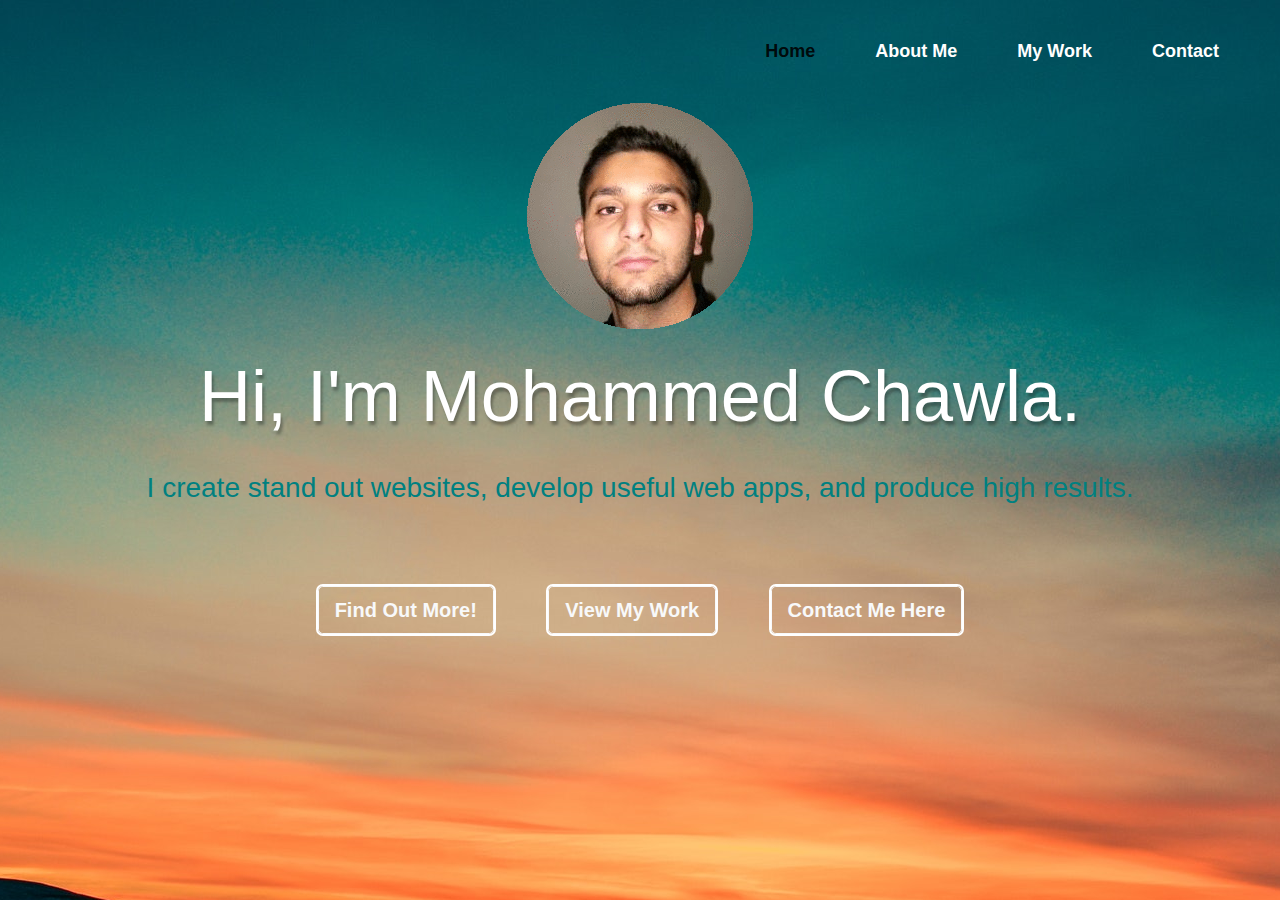
<file: index.html>
<!DOCTYPE html>
<html lang="en">
<head>
    <meta charset="UTF-8">
    <meta name="viewport" content="width=device-width, initial-scale=1.0">
    <meta http-equiv="X-UA-Compatible" content="ie=edge">
    <title>Mohammed's Portfolio</title>
    <!--Bootstrap CSS CDN-->
        <link rel="stylesheet" href="https://maxcdn.bootstrapcdn.com/bootstrap/4.0.0/css/bootstrap.min.css"
        integrity="sha384-Gn5384xqQ1aoWXA+058RXPxPg6fy4IWvTNh0E263XmFcJlSAwiGgFAW/dAiS6JXm" crossorigin="anonymous">
    <!--jQuery CDN-->
    <script
        src="https://code.jquery.com/jquery-3.3.1.min.js"
        integrity="sha256-FgpCb/KJQlLNfOu91ta32o/NMZxltwRo8QtmkMRdAu8="
        crossorigin="anonymous">
    </script>
  <!--Popper.js CDN-->
  <script
        src="https://cdnjs.cloudflare.com/ajax/libs/popper.js/1.12.9/umd/popper.min.js" 
        integrity="sha384-ApNbgh9B+Y1QKtv3Rn7W3mgPxhU9K/ScQsAP7hUibX39j7fakFPskvXusvfa0b4Q" crossorigin="anonymous">
  </script>
  <!--Bootstrap JS CDN-->
  <script 
        src="https://maxcdn.bootstrapcdn.com/bootstrap/4.0.0/js/bootstrap.min.js" 
        integrity="sha384-JZR6Spejh4U02d8jOt6vLEHfe/JQGiRRSQQxSfFWpi1MquVdAyjUar5+76PVCmYl" crossorigin="anonymous">
  </script>
  <!--Font Awesome-->
        <link rel="stylesheet" href="https://use.fontawesome.com/releases/v5.1.0/css/all.css"
        integrity="sha384-lKuwvrZot6UHsBSfcMvOkWwlCMgc0TaWr+30HWe3a4ltaBwTZhyTEggF5tJv8tbt" crossorigin="anonymous">
  <!--CSS Stylesheet-->
        <link href="style.css" rel="stylesheet">
</head>
<body>
<!--navigation-->
<nav class="navbar navbar-expand-md navbar-light bg-light">
<div class="container-fluid">
  <button class="navbar-toggler" type="button" data-toggle="collapse"
  data-target="#navbarResponsive">
    <span class="navbar-toggler-icon"></span>
  </button>
  <div class="collapse navbar-collapse" id="navbarResponsive">
      <ul class="navbar-nav ml-auto">
         <li class="nav-item active">
             <a class="nav-link" href="#">Home</a>
         </li> 
         <li class="nav-item">
             <a class="nav-link" href="./About_Me/aboutme.html">About Me</a>
         </li> 
         <li class="nav-item">
            <a class="nav-link" href="./My_Work/mywork.html">My Work</a>
         </li> 
         <li class="nav-item">
            <a class="nav-link" href="./Contact/contact.html">Contact</a>
         </li>  
      </ul>
  </div>
</div>   
</nav>  

<div class="container">

<img src="images/me_circlecropped.gif">
<br><br>
<h1 class="display-3">Hi, I'm Mohammed Chawla.</h1>
<br>
<h3>I create stand out websites, develop useful web apps, and produce high results.</h3>
    <br><br>

    
    <a class="btn btn-outline-light btn-lg" href="./About_Me/aboutme.html" role="button">Find Out More!</a>
    <a class="btn btn-outline-light btn-lg" href="./My_Work/mywork.html" role="button">View My Work</a>
    <a class="btn btn-outline-light btn-lg" href="./Contact/contact.html" role="button">Contact Me Here</a>
    
</div>    



</body>
</html>
</file>
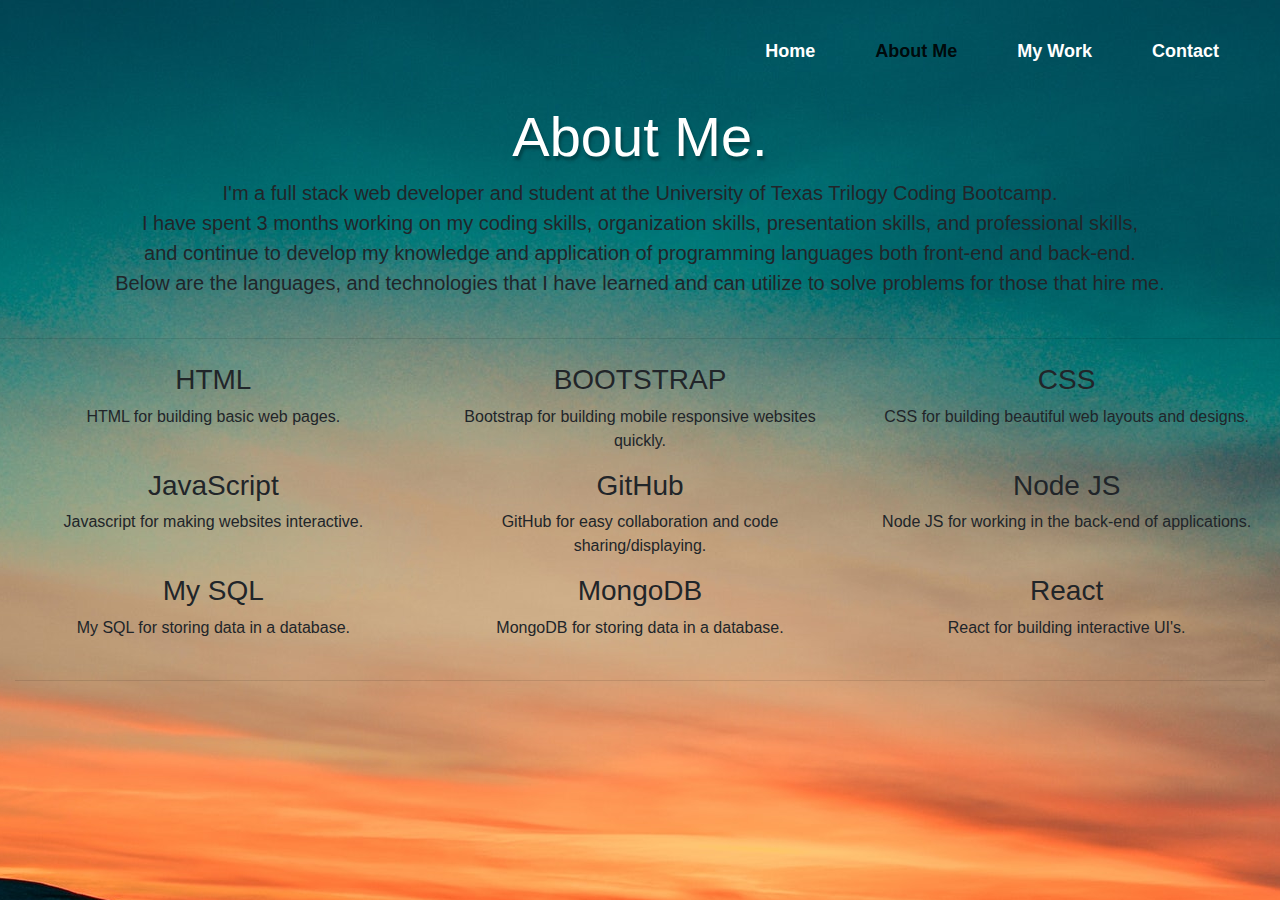
<file: About_Me/aboutme.html>
<!DOCTYPE html>
<html lang="en">
<head>
    <meta charset="UTF-8">
    <meta name="viewport" content="width=device-width, initial-scale=1.0">
    <meta http-equiv="X-UA-Compatible" content="ie=edge">
    <title>Mohammed's Portfolio</title>
    <!--Bootstrap CSS CDN-->
        <link rel="stylesheet" href="https://maxcdn.bootstrapcdn.com/bootstrap/4.0.0/css/bootstrap.min.css"
        integrity="sha384-Gn5384xqQ1aoWXA+058RXPxPg6fy4IWvTNh0E263XmFcJlSAwiGgFAW/dAiS6JXm" crossorigin="anonymous">
    <!--jQuery CDN-->
    <script
        src="https://code.jquery.com/jquery-3.3.1.min.js"
        integrity="sha256-FgpCb/KJQlLNfOu91ta32o/NMZxltwRo8QtmkMRdAu8="
        crossorigin="anonymous">
    </script>
  <!--Popper.js CDN-->
  <script
        src="https://cdnjs.cloudflare.com/ajax/libs/popper.js/1.12.9/umd/popper.min.js" 
        integrity="sha384-ApNbgh9B+Y1QKtv3Rn7W3mgPxhU9K/ScQsAP7hUibX39j7fakFPskvXusvfa0b4Q" crossorigin="anonymous">
  </script>
  <!--Bootstrap JS CDN-->
  <script 
        src="https://maxcdn.bootstrapcdn.com/bootstrap/4.0.0/js/bootstrap.min.js" 
        integrity="sha384-JZR6Spejh4U02d8jOt6vLEHfe/JQGiRRSQQxSfFWpi1MquVdAyjUar5+76PVCmYl" crossorigin="anonymous">
  </script>
  <!--Font Awesome-->
        <link rel="stylesheet" href="https://use.fontawesome.com/releases/v5.1.0/css/all.css"
        integrity="sha384-lKuwvrZot6UHsBSfcMvOkWwlCMgc0TaWr+30HWe3a4ltaBwTZhyTEggF5tJv8tbt" crossorigin="anonymous">
  <!--CSS Stylesheet-->
        <link href="style.css" rel="stylesheet">
</head>
<body>
<!--navigation-->
<nav class="navbar navbar-expand-md navbar-light bg-light">
<div class="container-fluid">
  <button class="navbar-toggler" type="button" data-toggle="collapse"
  data-target="#navbarResponsive">
    <span class="navbar-toggler-icon"></span>
  </button>
  <div class="collapse navbar-collapse" id="navbarResponsive">
      <ul class="navbar-nav ml-auto">
         <li class="nav-item">
             <a class="nav-link" href="../index.html">Home</a>
         </li> 
         <li class="nav-item active">
             <a class="nav-link" href="#">About Me</a>
         </li> 
         <li class="nav-item">
            <a class="nav-link" href="../My_Work/mywork.html">My Work</a>
         </li> 
         <li class="nav-item">
            <a class="nav-link" href="../Contact/contact.html">Contact</a>
         </li>  
      </ul>
  </div>
</div>   
</nav>  

<div class="container-fluid padding">
<div class="row welcome text-center">
    <div class="col-12">
        <h1 class="display-4">About Me.</h1>
    </div>
    <hr>
    <div class="col-12">
        <p class="lead">I'm a full stack web developer and student at the University of Texas Trilogy Coding Bootcamp.
            <br>
             I have spent 3 months working on my coding skills, organization skills, presentation skills, and professional skills,
             <br>
             and continue to develop my knowledge and application of programming languages both front-end and back-end.
             <br>
             Below are the languages, and technologies that I have learned and can utilize to solve problems for those that hire me.
        </p>
    </div>
</div>    
</div>    
<hr class="my-4"> 
<div class="container-fluid padding">
<div class="row text-center padding">
    <div class="col-xs-12 col-sm-6 col-md-4">
        <i class="fas fa-code"></i>
        <h3>HTML</h3>
        <p>HTML for building basic web pages.</p>
    </div>
    <div class="col-xs-12 col-sm-6 col-md-4">
            <i class="fas fa-bold"></i>
            <h3>BOOTSTRAP</h3>
            <p>Bootstrap for building mobile responsive websites quickly.</p>
        </div>

        <div class="col-sm-12 col-md-4">
                <i class="fab fa-css3"></i>
                <h3>CSS</h3>
                <p>CSS for building beautiful web layouts and designs.</p>
            </div>

            <div class="col-xs-12 col-sm-6 col-md-4">
                    <i class="fab fa-js"></i>
                    <h3>JavaScript</h3>
                    <p>Javascript for making websites interactive.</p>
                </div>  
                
                <div class="col-xs-12 col-sm-6 col-md-4">
                        <i class="fab fa-github"></i>
                        <h3>GitHub</h3>
                        <p>GitHub for easy collaboration and code sharing/displaying.</p>
                    </div>  
                    
                    <div class="col-xs-12 col-sm-6 col-md-4">
                            <i class="fab fa-node"></i>
                            <h3>Node JS</h3>
                            <p>Node JS for working in the back-end of applications.</p>
                        </div>     
                        
                        <div class="col-xs-12 col-sm-6 col-md-4">
                                <i class="fas fa-database"></i>
                                <h3>My SQL</h3>
                                <p>My SQL for storing data in a database.</p>
                            </div> 
                        
                            <div class="col-xs-12 col-sm-6 col-md-4">
                                    <i class="fas fa-database"></i>
                                    <h3>MongoDB</h3>
                                    <p>MongoDB for storing data in a database.</p>
                                </div> 
                            
                                <div class="col-xs-12 col-sm-6 col-md-4">
                                        <i class="fab fa-react"></i>
                                        <h3>React</h3>
                                        <p>React for building interactive UI's.</p>
                                    </div> 
                    
</div>  
<hr class="my-4">  
</div>



</body>
</html>
</file>
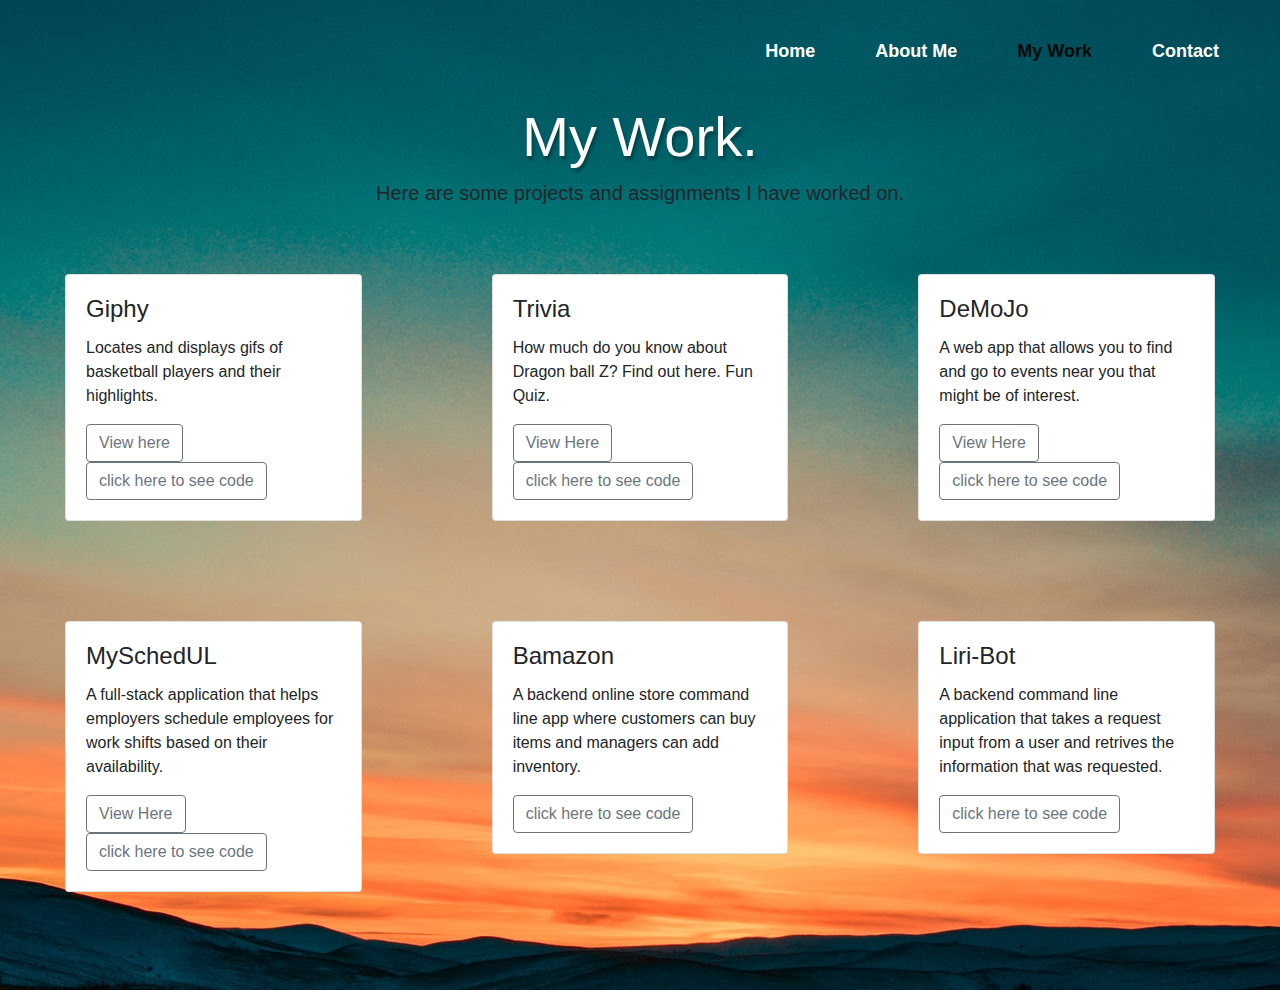
<file: My_Work/mywork.html>
<!DOCTYPE html>
<html lang="en">
<head>
    <meta charset="UTF-8">
    <meta name="viewport" content="width=device-width, initial-scale=1.0">
    <meta http-equiv="X-UA-Compatible" content="ie=edge">
    <title>Mohammed's Portfolio</title>
    <!--Bootstrap CSS CDN-->
        <link rel="stylesheet" href="https://maxcdn.bootstrapcdn.com/bootstrap/4.0.0/css/bootstrap.min.css"
        integrity="sha384-Gn5384xqQ1aoWXA+058RXPxPg6fy4IWvTNh0E263XmFcJlSAwiGgFAW/dAiS6JXm" crossorigin="anonymous">
    <!--jQuery CDN-->
    <script
        src="https://code.jquery.com/jquery-3.3.1.min.js"
        integrity="sha256-FgpCb/KJQlLNfOu91ta32o/NMZxltwRo8QtmkMRdAu8="
        crossorigin="anonymous">
    </script>
  <!--Popper.js CDN-->
  <script
        src="https://cdnjs.cloudflare.com/ajax/libs/popper.js/1.12.9/umd/popper.min.js" 
        integrity="sha384-ApNbgh9B+Y1QKtv3Rn7W3mgPxhU9K/ScQsAP7hUibX39j7fakFPskvXusvfa0b4Q" crossorigin="anonymous">
  </script>
  <!--Bootstrap JS CDN-->
  <script 
        src="https://maxcdn.bootstrapcdn.com/bootstrap/4.0.0/js/bootstrap.min.js" 
        integrity="sha384-JZR6Spejh4U02d8jOt6vLEHfe/JQGiRRSQQxSfFWpi1MquVdAyjUar5+76PVCmYl" crossorigin="anonymous">
  </script>
  <!--Font Awesome-->
        <link rel="stylesheet" href="https://use.fontawesome.com/releases/v5.1.0/css/all.css"
        integrity="sha384-lKuwvrZot6UHsBSfcMvOkWwlCMgc0TaWr+30HWe3a4ltaBwTZhyTEggF5tJv8tbt" crossorigin="anonymous">
  <!--CSS Stylesheet-->
        <link href="style.css" rel="stylesheet">
</head>
<body>
<!--navigation-->
<nav class="navbar navbar-expand-md navbar-light bg-light">
<div class="container-fluid">
  <button class="navbar-toggler" type="button" data-toggle="collapse"
  data-target="#navbarResponsive">
    <span class="navbar-toggler-icon"></span>
  </button>
  <div class="collapse navbar-collapse" id="navbarResponsive">
      <ul class="navbar-nav ml-auto">
         <li class="nav-item">
             <a class="nav-link" href="../index.html">Home</a>
         </li> 
         <li class="nav-item">
             <a class="nav-link" href="../About_Me/aboutme.html">About Me</a>
         </li> 
         <li class="nav-item active">
            <a class="nav-link" href="#">My Work</a>
         </li> 
         <li class="nav-item">
            <a class="nav-link" href="../Contact/contact.html">Contact</a>
         </li>  
      </ul>
  </div>
</div>   
</nav>  

<div class="container-fluid padding">
        <div class="row welcome text-center">
            <div class="col-12">
                <h1 class="display-4">My Work.</h1>
            </div>
            <hr>
            <div class="col-12">
                <p class="lead">Here are some projects and assignments I have worked on. 
                    
                </p>
            </div>
        </div>    
        </div>      

<div class="container-fluid padding">
<div class="row padding">
    <div class="col-md-4">
        <div class="card">
            <img class="card-img-top">
            <div class="card-body">
                <h4 class="card-title">Giphy</h4>
                <p class="card-text">Locates and displays gifs of basketball players and their highlights.
                    
                </p>
                <a href="https://mochawla.github.io/Giphy-hw/" class="btn btn-outline-secondary">View here</a>
                <a href="https://github.com/mochawla/Giphy-hw" class="btn btn-outline-secondary">click here to see code</a>
            </div>
        </div>
    </div>   

    <div class="col-md-4">
            <div class="card">
                <img class="card-img-top">
                <div class="card-body">
                    <h4 class="card-title">Trivia</h4>
                    <p class="card-text">How much do you know about Dragon ball Z? Find out here. Fun Quiz.
                    </p>
                    <a href="https://mochawla.github.io/Trivia-Game/" class="btn btn-outline-secondary">View Here</a>
                    <a href="https://github.com/mochawla/Trivia-Game" class="btn btn-outline-secondary">click here to see code</a>
                </div>
            </div>
        </div> 

        <div class="col-md-4">
                <div class="card">
                    <img class="card-img-top">
                    <div class="card-body">
                        <h4 class="card-title">DeMoJo</h4>
                        <p class="card-text">A web app that allows you to find and go to events near you that might be of interest. 
                
                        </p>
                        <a href="https://shimmeringdeep.github.io/projectRepo1/#" class="btn btn-outline-secondary">View Here</a>
                        <a href="https://github.com/ShimmeringDeep/projectRepo1" class="btn btn-outline-secondary">click here to see code</a>
                    </div>
                </div>
            </div> 

            <div class="col-md-4">
                <div class="card">
                    <img class="card-img-top">
                    <div class="card-body">
                        <h4 class="card-title">MySchedUL</h4>
                        <p class="card-text">A full-stack application that helps employers schedule employees for work shifts based on their availability. 
                
                        </p>
                        <a href="https://myschedul.herokuapp.com/" class="btn btn-outline-secondary">View Here</a>
                        <a href="https://github.com/Bensonb10/Project_two" class="btn btn-outline-secondary">click here to see code</a>
                    </div>
                </div>
            </div> 

            <div class="col-md-4">
                <div class="card">
                    <img class="card-img-top">
                    <div class="card-body">
                        <h4 class="card-title">Bamazon</h4>
                        <p class="card-text">A backend online store command line app where customers can buy items and managers can add inventory. 
                
                        </p>
                        <a href="https://github.com/mochawla/bamazon" class="btn btn-outline-secondary">click here to see code</a>
                    </div>
                </div>
            </div> 

            <div class="col-md-4">
                <div class="card">
                    <img class="card-img-top">
                    <div class="card-body">
                        <h4 class="card-title">Liri-Bot</h4>
                        <p class="card-text">A backend command line application that takes a request input from a user and retrives the information that was requested.
                
                        </p>
                        <a href="https://github.com/mochawla/liri-node-app" class="btn btn-outline-secondary">click here to see code</a>
                    </div>
                </div>
            </div> 

</div>    
</div>        

<br><br>




</body>
</html>
</file>
<file: style.css>
body{
    background: url(images/sky-1770.jpeg) no-repeat center center fixed;
}

.navbar{
    background-color: transparent !important;
}

.navbar .navbar-nav .nav-item a{
    color: white;
    padding: 30px;
    font-size: large;
    font-weight: bold;
}

.container{
    margin: auto;
    text-align: center;
    
}

.display-3{
    color: white;
    text-shadow: 2px 4px 3px rgba(0,0,0,0.3);
}

h3{
    color: teal;
}

.btn{
    margin: 25px;
    outline: 2px solid white;
    font-weight: bold;
  
}
</file>
<file: About_Me/style.css>
body{
    background: url(../images/sky-1770.jpeg) no-repeat center center fixed;
}

.navbar{
    background-color: transparent !important;
}

.navbar .navbar-nav .nav-item a{
    color: white;
    padding: 30px;
    font-size: large;
    font-weight: bold;
}

.container{
    margin: auto;
    text-align: center;
    
}

.display-4{
    color: white;
    text-shadow: 2px 4px 3px rgba(0,0,0,0.3);
}
</file>
<file: My_Work/style.css>
body{
    background: url(../images/sky-1770.jpeg) no-repeat center center fixed;
}

.navbar{
    background-color: transparent !important;
}

.navbar .navbar-nav .nav-item a{
    color: white;
    padding: 30px;
    font-size: large;
    font-weight: bold;
}

.container{
    margin: auto;
    text-align: center;
    
}

.display-4{
    color: white;
    text-shadow: 2px 4px 3px rgba(0,0,0,0.3);
}


.card {
    margin: 50px;
}
</file>
